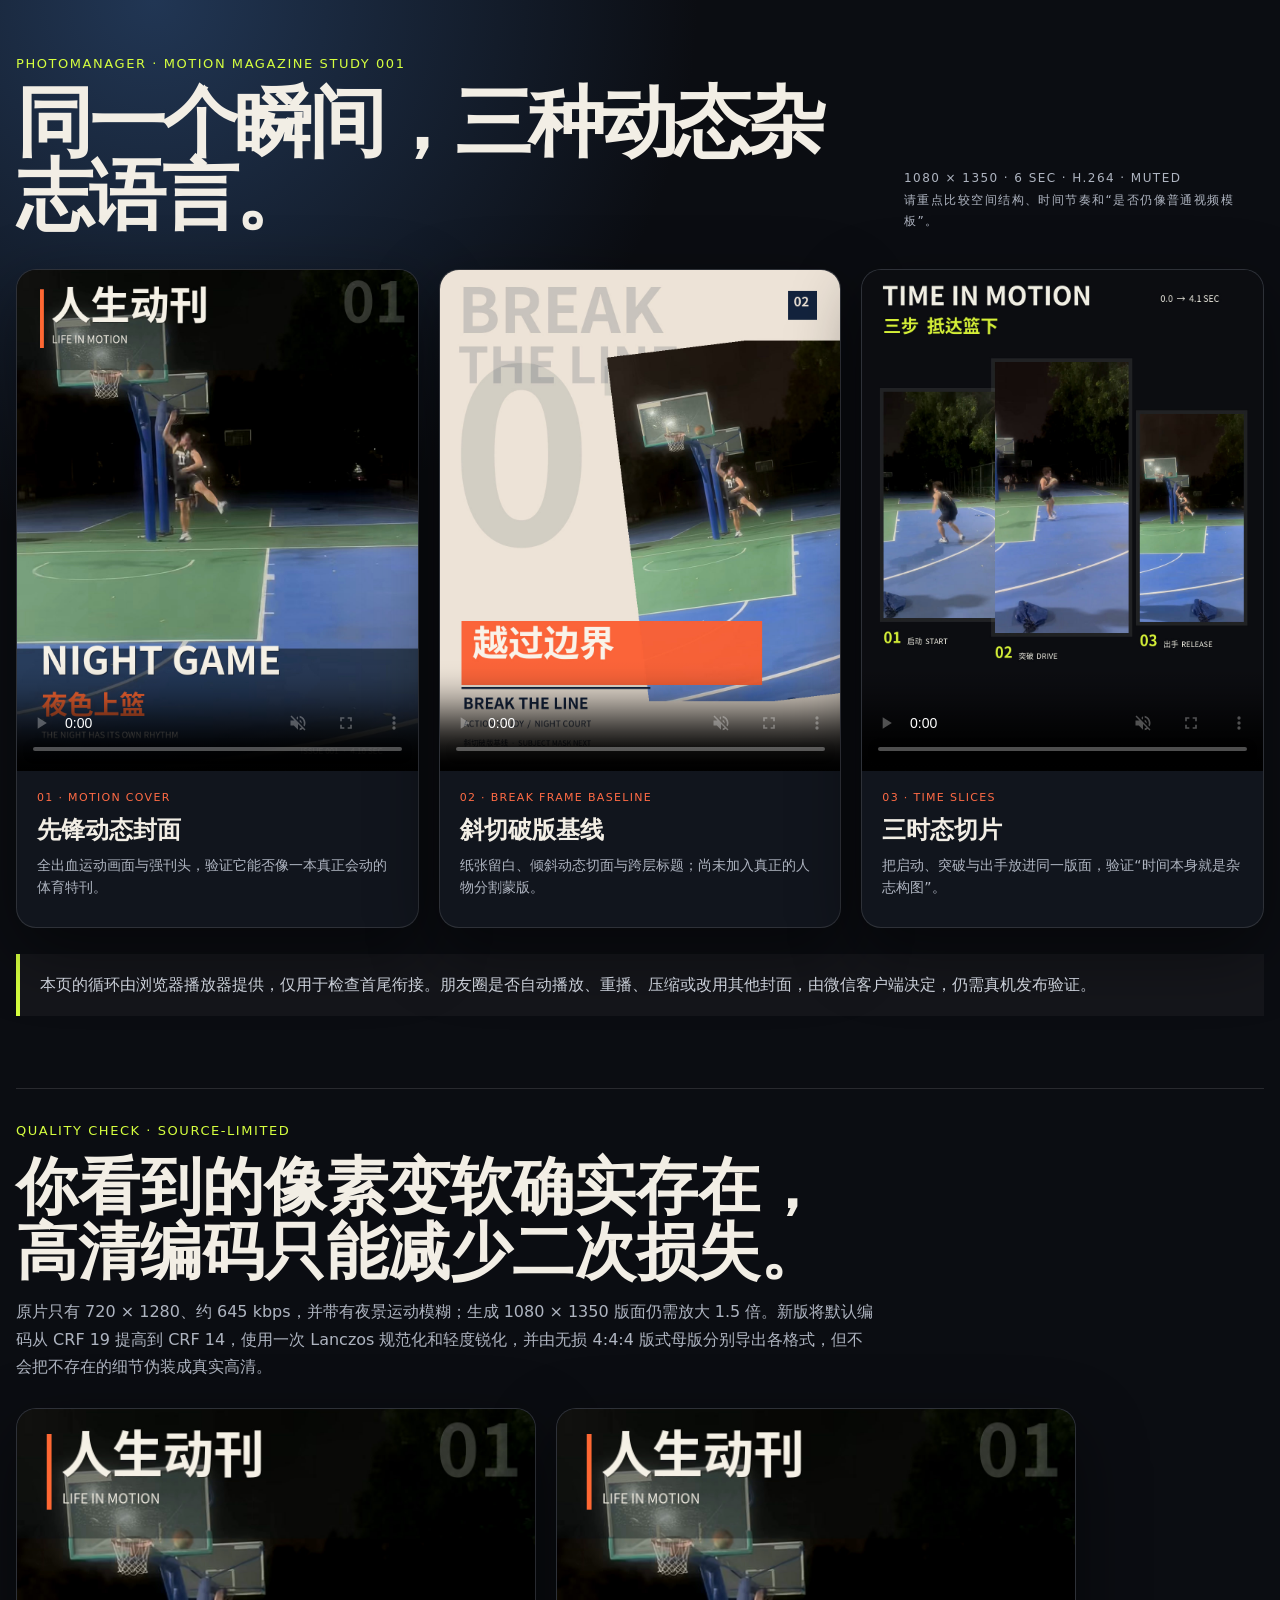
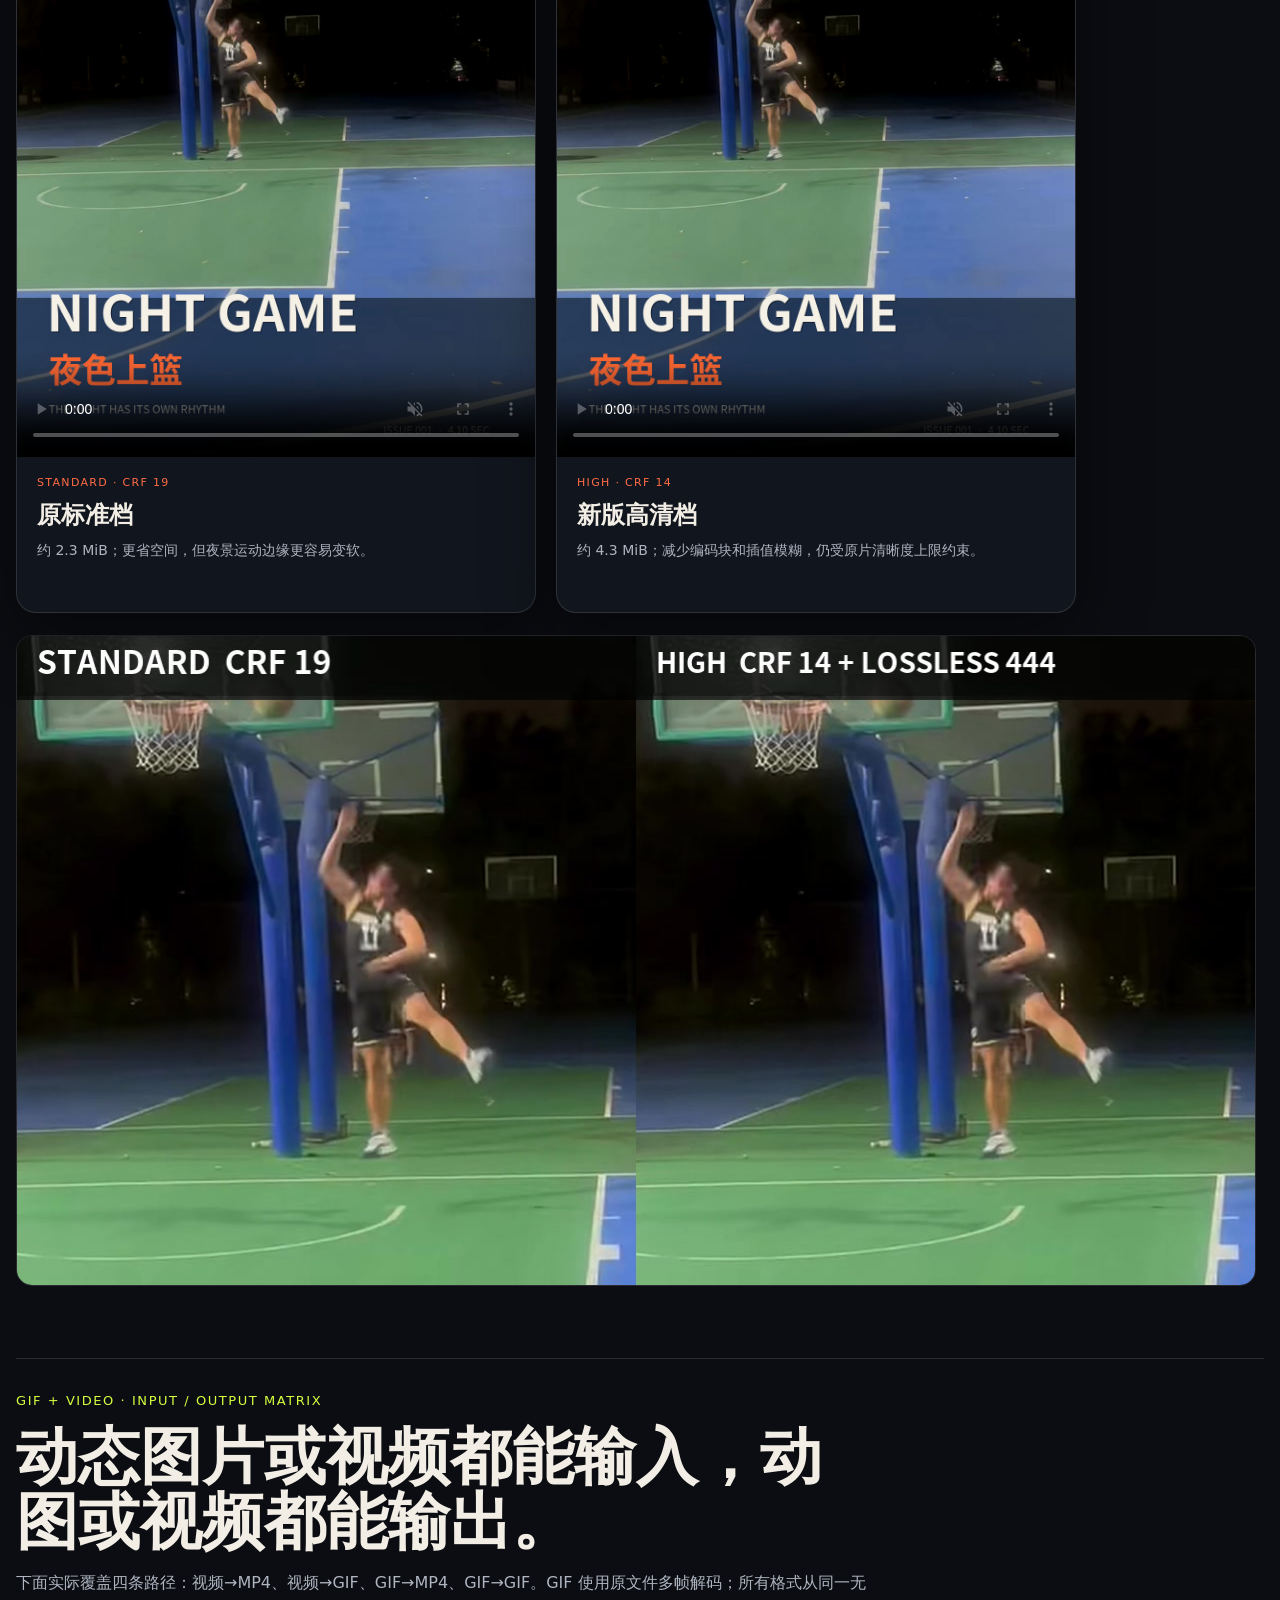
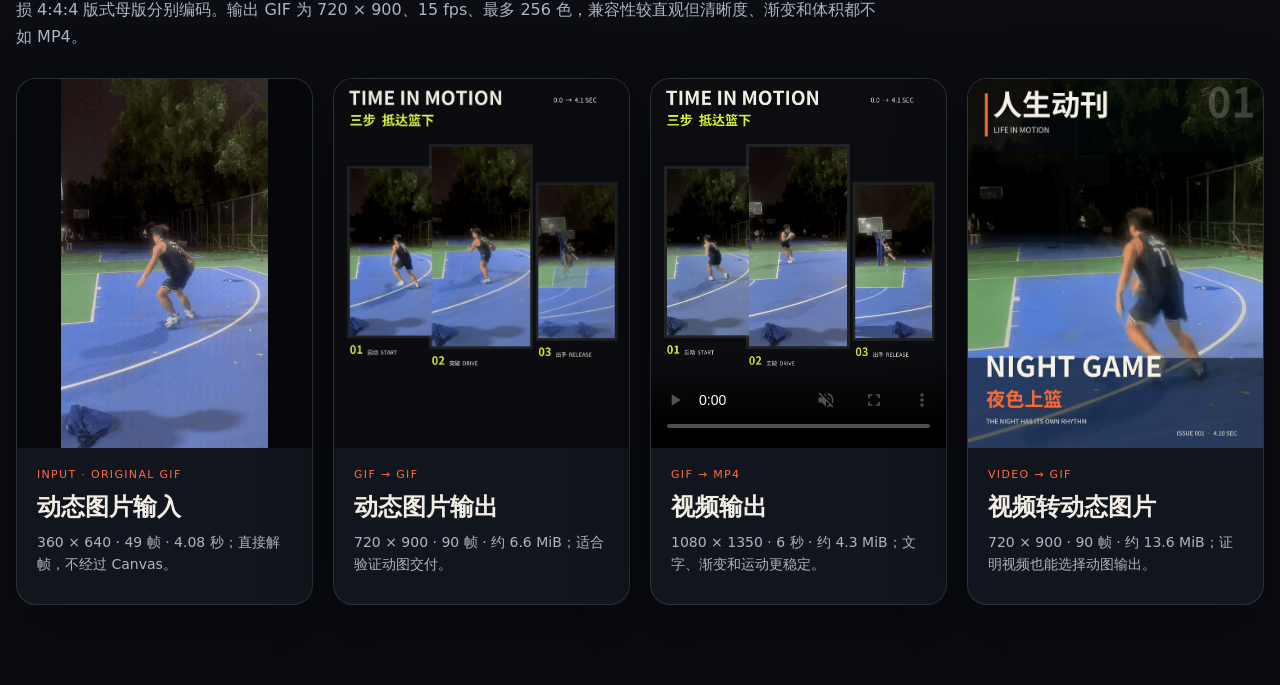
<file: workspace/demo/index.html>
<!doctype html>
<html lang="zh-CN">
  <head>
    <meta charset="utf-8" />
    <meta name="viewport" content="width=device-width, initial-scale=1" />
    <title>PhotoManager 动态杂志样片</title>
    <style>
      :root {
        color-scheme: dark;
        font-family: Inter, "Noto Sans CJK SC", system-ui, sans-serif;
        background: #0b0d12;
        color: #f2eee5;
      }

      * {
        box-sizing: border-box;
      }

      body {
        margin: 0;
        min-height: 100vh;
        background:
          radial-gradient(circle at 12% 0%, #213654 0, transparent 34rem),
          #0b0d12;
      }

      main {
        width: min(1440px, calc(100% - 32px));
        margin: 0 auto;
        padding: 56px 0 80px;
      }

      header {
        display: grid;
        grid-template-columns: minmax(0, 1fr) auto;
        gap: 32px;
        align-items: end;
        margin-bottom: 36px;
      }

      h1,
      p {
        margin: 0;
      }

      h1 {
        max-width: 850px;
        font-size: clamp(38px, 6vw, 86px);
        line-height: 0.95;
        letter-spacing: -0.05em;
      }

      .eyebrow,
      .meta,
      .tag {
        letter-spacing: 0.12em;
        text-transform: uppercase;
      }

      .eyebrow {
        margin-bottom: 16px;
        color: #d6ff3f;
        font-size: 13px;
      }

      .meta {
        max-width: 360px;
        color: #aeb4c0;
        font-size: 12px;
        line-height: 1.8;
      }

      .grid {
        display: grid;
        grid-template-columns: repeat(3, minmax(0, 1fr));
        gap: 20px;
      }

      article {
        overflow: hidden;
        border: 1px solid #ffffff1f;
        border-radius: 20px;
        background: #11151d;
        box-shadow: 0 24px 70px #0007;
      }

      video {
        display: block;
        width: 100%;
        aspect-ratio: 4 / 5;
        background: #06080c;
        object-fit: cover;
      }

      .copy {
        min-height: 156px;
        padding: 20px;
      }

      .tag {
        margin-bottom: 10px;
        color: #ff6b45;
        font-size: 11px;
      }

      h2 {
        margin: 0 0 8px;
        font-size: 24px;
      }

      .description {
        color: #aeb4c0;
        font-size: 14px;
        line-height: 1.6;
      }

      .notice {
        margin-top: 26px;
        padding: 18px 20px;
        border-left: 4px solid #d6ff3f;
        background: #ffffff0a;
        color: #c9ced7;
        line-height: 1.65;
      }

      .demo-section {
        margin-top: 72px;
        padding-top: 34px;
        border-top: 1px solid #ffffff1f;
      }

      .section-title {
        max-width: 820px;
        margin: 0 0 14px;
        font-size: clamp(32px, 5vw, 62px);
        line-height: 1.05;
      }

      .section-intro {
        max-width: 860px;
        margin-bottom: 28px;
        color: #aeb4c0;
        line-height: 1.7;
      }

      .comparison-grid {
        display: grid;
        grid-template-columns: repeat(auto-fit, minmax(280px, 1fr));
        gap: 20px;
      }

      .comparison-grid.two {
        grid-template-columns: repeat(2, minmax(0, 520px));
      }

      .image-preview {
        display: block;
        width: 100%;
        aspect-ratio: 4 / 5;
        background: #06080c;
        object-fit: contain;
      }

      .pixel-comparison {
        display: block;
        width: min(100%, 1240px);
        margin-top: 22px;
        border: 1px solid #ffffff1f;
        border-radius: 16px;
      }

      @media (max-width: 900px) {
        header {
          grid-template-columns: 1fr;
        }

        .grid,
        .comparison-grid,
        .comparison-grid.two {
          grid-template-columns: 1fr;
        }

        article {
          max-width: 520px;
          margin: 0 auto;
        }
      }
    </style>
  </head>
  <body>
    <main>
      <header>
        <div>
          <p class="eyebrow">PhotoManager · Motion Magazine Study 001</p>
          <h1>同一个瞬间，三种动态杂志语言。</h1>
        </div>
        <p class="meta">
          1080 × 1350 · 6 SEC · H.264 · MUTED<br />
          请重点比较空间结构、时间节奏和“是否仍像普通视频模板”。
        </p>
      </header>

      <section class="grid">
        <article>
          <video
            src="./outputs/01_motion_cover.mp4"
            poster="./outputs/01_motion_cover.jpg"
            muted
            autoplay
            loop
            playsinline
            controls
          ></video>
          <div class="copy">
            <p class="tag">01 · Motion Cover</p>
            <h2>先锋动态封面</h2>
            <p class="description">全出血运动画面与强刊头，验证它能否像一本真正会动的体育特刊。</p>
          </div>
        </article>

        <article>
          <video
            src="./outputs/02_break_frame.mp4"
            poster="./outputs/02_break_frame.jpg"
            muted
            autoplay
            loop
            playsinline
            controls
          ></video>
          <div class="copy">
            <p class="tag">02 · Break Frame Baseline</p>
            <h2>斜切破版基线</h2>
            <p class="description">纸张留白、倾斜动态切面与跨层标题；尚未加入真正的人物分割蒙版。</p>
          </div>
        </article>

        <article>
          <video
            src="./outputs/03_time_slices.mp4"
            poster="./outputs/03_time_slices.jpg"
            muted
            autoplay
            loop
            playsinline
            controls
          ></video>
          <div class="copy">
            <p class="tag">03 · Time Slices</p>
            <h2>三时态切片</h2>
            <p class="description">把启动、突破与出手放进同一版面，验证“时间本身就是杂志构图”。</p>
          </div>
        </article>
      </section>

      <p class="notice">
        本页的循环由浏览器播放器提供，仅用于检查首尾衔接。朋友圈是否自动播放、重播、压缩或改用其他封面，由微信客户端决定，仍需真机发布验证。
      </p>

      <section class="demo-section">
        <p class="eyebrow">Quality Check · Source-Limited</p>
        <h2 class="section-title">你看到的像素变软确实存在，高清编码只能减少二次损失。</h2>
        <p class="section-intro">
          原片只有 720 × 1280、约 645 kbps，并带有夜景运动模糊；生成 1080 × 1350 版面仍需放大 1.5 倍。新版将默认编码从 CRF 19 提高到 CRF 14，使用一次 Lanczos 规范化和轻度锐化，并由无损 4:4:4 版式母版分别导出各格式，但不会把不存在的细节伪装成真实高清。
        </p>

        <div class="comparison-grid two">
          <article>
            <video
              src="./quality-comparison/01_motion_cover_standard_crf19.mp4"
              poster="./quality-comparison/01_motion_cover_standard_crf19.jpg"
              muted
              loop
              playsinline
              controls
            ></video>
            <div class="copy">
              <p class="tag">Standard · CRF 19</p>
              <h2>原标准档</h2>
              <p class="description">约 2.3 MiB；更省空间，但夜景运动边缘更容易变软。</p>
            </div>
          </article>

          <article>
            <video
              src="./outputs/01_motion_cover.mp4"
              poster="./outputs/01_motion_cover.jpg"
              muted
              loop
              playsinline
              controls
            ></video>
            <div class="copy">
              <p class="tag">High · CRF 14</p>
              <h2>新版高清档</h2>
              <p class="description">约 4.3 MiB；减少编码块和插值模糊，仍受原片清晰度上限约束。</p>
            </div>
          </article>
        </div>

        <img
          class="pixel-comparison"
          src="./quality-comparison/pixel_comparison.jpg"
          alt="CRF 19 与 CRF 14 无损母版导出在篮筐和人物区域的像素对比"
        />
      </section>

      <section class="demo-section">
        <p class="eyebrow">GIF + Video · Input / Output Matrix</p>
        <h2 class="section-title">动态图片或视频都能输入，动图或视频都能输出。</h2>
        <p class="section-intro">
          下面实际覆盖四条路径：视频→MP4、视频→GIF、GIF→MP4、GIF→GIF。GIF 使用原文件多帧解码；所有格式从同一无损 4:4:4 版式母版分别编码。输出 GIF 为 720 × 900、15 fps、最多 256 色，兼容性较直观但清晰度、渐变和体积都不如 MP4。
        </p>

        <div class="comparison-grid">
          <article>
            <img
              class="image-preview"
              src="./inputs/basketball_motion_test.gif"
              alt="49 帧篮球动作 GIF 输入"
            />
            <div class="copy">
              <p class="tag">Input · Original GIF</p>
              <h2>动态图片输入</h2>
              <p class="description">360 × 640 · 49 帧 · 4.08 秒；直接解帧，不经过 Canvas。</p>
            </div>
          </article>

          <article>
            <img
              class="image-preview"
              src="./outputs-gif/03_time_slices.gif"
              alt="由 GIF 输入生成的时间切片 GIF"
            />
            <div class="copy">
              <p class="tag">GIF → GIF</p>
              <h2>动态图片输出</h2>
              <p class="description">720 × 900 · 90 帧 · 约 6.6 MiB；适合验证动图交付。</p>
            </div>
          </article>

          <article>
            <video
              src="./outputs-gif/03_time_slices.mp4"
              poster="./outputs-gif/03_time_slices.jpg"
              muted
              loop
              playsinline
              controls
            ></video>
            <div class="copy">
              <p class="tag">GIF → MP4</p>
              <h2>视频输出</h2>
              <p class="description">1080 × 1350 · 6 秒 · 约 4.3 MiB；文字、渐变和运动更稳定。</p>
            </div>
          </article>

          <article>
            <img
              class="image-preview"
              src="./outputs-image/01_motion_cover.gif"
              alt="由视频输入生成的动态封面 GIF"
            />
            <div class="copy">
              <p class="tag">Video → GIF</p>
              <h2>视频转动态图片</h2>
              <p class="description">720 × 900 · 90 帧 · 约 13.6 MiB；证明视频也能选择动图输出。</p>
            </div>
          </article>
        </div>
      </section>
    </main>
  </body>
</html>
</file>
